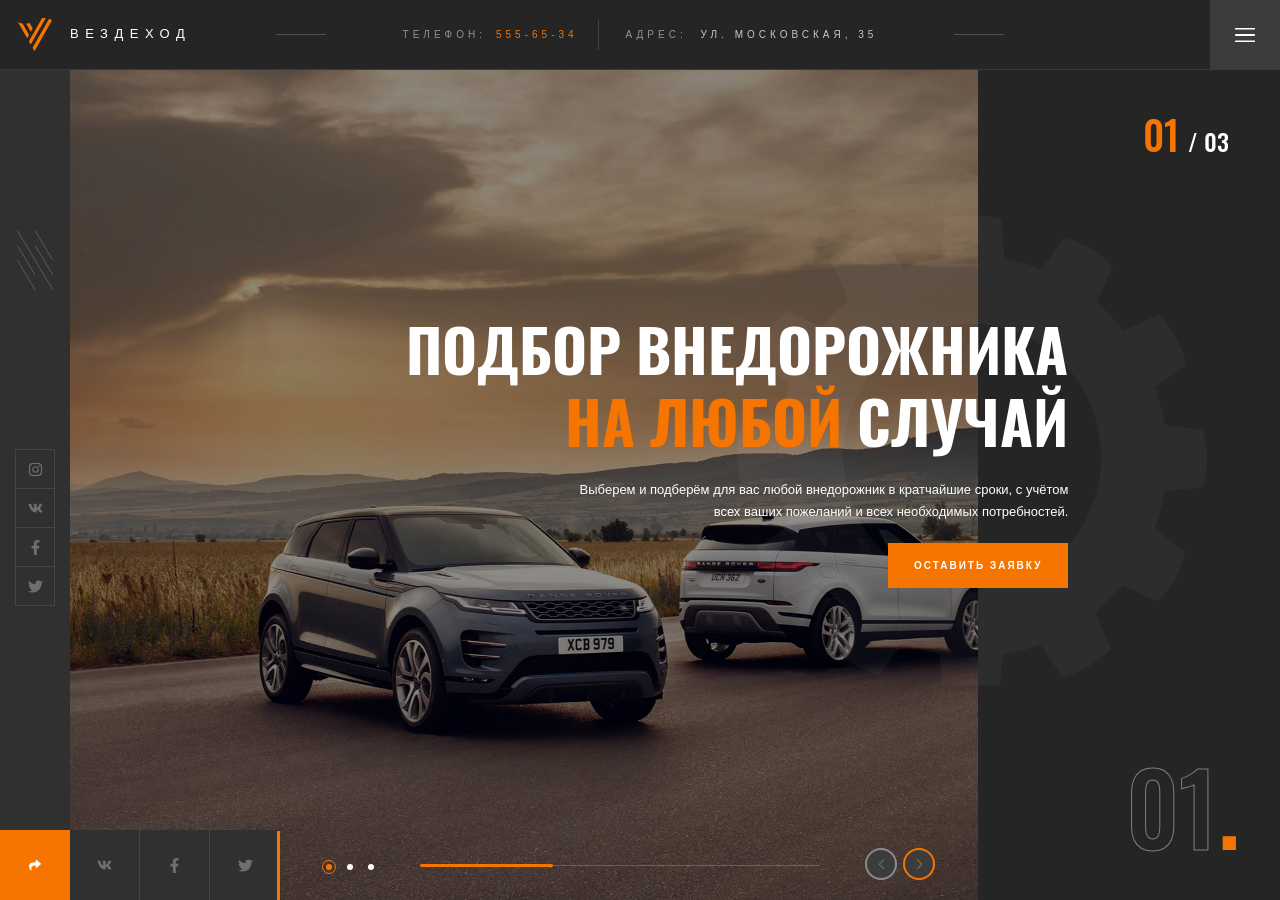
<file: coolslider/index.html>
<!DOCTYPE html>
<html>

<head>

	<meta charset="utf-8">
	<!-- <base href="/"> -->

	<title>Cool Slider</title>
	<meta name="description" content="Startup HTML template OptimizedHTML 5">

	<meta name="viewport" content="width=device-width">

	<link rel="icon" href="images/favicon.png">
	<meta property="og:image" content="images/dist/preview.jpg">
	
	<link rel="stylesheet" href="css/main.min.css">

</head>

<body>


<header class="home-header">
    <div class="top-line">
        <a href="" class="logo">
            <span class="logo__img-wrapper">
                <img src="images/dist/logo.svg" alt="Вездеход" class="logo__images">
            </span>
            <span class="logo__text">Вездеход</span>
        </a>
        <div class="top-line__decoration"></div>
        <div class="top-line__contacts">
            Телефон: <span class="top-line__number">555-65-34</span>
            <span class="top-line__separator"></span>
            <span class="top-line__address">
                Адрес: <span class="top-line__text">ул. Московская, 35</span>
            </span>
        </div>
        <div class="top-line__decoration"></div>
        <div class="menu-button-container">
            <a href="#" class="menu-button">

            </a>
        </div>
    </div>

    <div class="home-header__content">
        <aside class="home-aside">
            <div class="home-aside__decoration"></div>
            <div class="home-aside__soc">
                <div class="home-aside__soc-items">
                    <a href="#" target="_blank" class="soc-item"><img src="images/dist/soc/instagram-brands.svg" alt="Instagram"></a>
                    <a href="#" target="_blank" class="soc-item"><img src="images/dist/soc/vk-brands.svg" alt="vk"></a>
                    <a href="#" target="_blank" class="soc-item"><img src="images/dist/soc/facebook-f-brands.svg" alt="facebook"></a>
                    <a href="#" target="_blank" class="soc-item"><img src="images/dist/soc/twitter-brands.svg" alt="twitter"></a>
                </div>
            </div>
            <div class="home-aside__share-icon"></div>
        </aside>

        <div class="slider-container">

            <div class="slider-text">
                <div class="swiper-wrapper">
                    <div class="swiper-slide slider-text__slide ">
                        <div class="slider-text__content">
                            <h2 class="slider-text__heading">Подбор внедорожника <span>на любой</span> случай</h2>
                            <p class="slider-text__desc">Выберем и подберём для вас любой внедорожник в кратчайшие сроки, с учётом всех ваших пожеланий и всех необходимых потребностей.</p>
                            <button class="button slider-text__button"><span>Оставить заявку</span></button>
                        </div>
                    </div>
                    <div class="swiper-slide slider-text__slide ">
                        <div class="slider-text__content">
                            <h2 class="slider-text__heading">Подбор внедорожника <span>на любой</span> случай</h2>
                            <p class="slider-text__desc">Выберем и подберём для вас любой внедорожник в кратчайшие сроки, с учётом всех ваших пожеланий и всех необходимых потребностей.</p>
                            <button class="button slider-text__button"><span>Оставить заявку</span></button>
                        </div>
                    </div>
                    <div class="swiper-slide slider-text__slide ">
                        <div class="slider-text__content">
                            <h2 class="slider-text__heading">Подбор внедорожника <span>на любой</span> случай</h2>
                            <p class="slider-text__desc">Выберем и подберём для вас любой внедорожник в кратчайшие сроки, с учётом всех ваших пожеланий и всех необходимых потребностей.</p>
                            <button class="button slider-text__button"><span>Оставить заявку</span></button>
                        </div>
                    </div>
                </div>
            </div>
            <div class="slider-img">
                <div class="swiper-wrapper">
                    <div class="swiper-slide slider-img__slide">
                        <div class="slider-img__bg" data-swiper-parallax="20%" style="background-image: url('images/dist/slide-images/1.jpg');"></div>
                    </div>

                    <div class="swiper-slide slider-img__slide">
                        <div class="slider-img__bg" data-swiper-parallax="20%" style="background-image: url('images/dist/slide-images/2.jpg');"></div>
                    </div>

                    <div class="swiper-slide slider-img__slide">
                        <div class="slider-img__bg" data-swiper-parallax="20%" style="background-image: url('images/dist/slide-images/3.jpg');"></div>
                    </div>
                  </div>
            </div>

            <div class="slider-bottom">
                <div class="slider-share">
                    <div class="slider-share__items">
                        <a href="https://vk.com/share.php?url=https://movetonjkee.ru" target="_blank" class="soc-item slider-share__item"><img src="images/dist/soc/vk-brands.svg" alt="vk"></a>
                        <a href="https://www.facebook.com/sharer/sharer.php?u=https://movetonjkee.ru" target="_blank" class="soc-item slider-share__item"><img src="images/dist/soc/facebook-f-brands.svg" alt="facebook"></a>
                        <a href="https://twitter.com/intent/tweet?url=https://movetonjkee.ru" target="_blank" class="soc-item slider-share__item"><img src="images/dist/soc/twitter-brands.svg" alt="twitter"></a>
                    </div>
                </div>
                <div class="slider-pagination">
                    <div class="swiper-pagination"></div>
                </div>
                <div class="slider-scrollbar">
                    <div class="swiper-scrollbar"></div>
                </div>
                <div class="slider-navigation">
                    <div class="slider-navigation__container">
                        <div class="swiper-button-next"></div>
                        <div class="swiper-button-prev"></div>  
                    </div>
                </div>
            </div>

            <div class="slider-pagination-count">
                <span class="current">01</span> / <span class="total"></span>
            </div>

            <div class="slider-pagination-current"><span class="slider-pagination-current__num">01</span><span class="slider-pagination-current__dot">.</span></div>

            <div class="slider-gear"></div>
        </div>
    </div>
</header>




	<script src="js/app.min.js"></script>

</body>
</html>
</file>
<file: coolslider/css/main.min.css>
*,::after,::before{-webkit-box-sizing:border-box;box-sizing:border-box}html{font-family:sans-serif;line-height:1.15;-webkit-text-size-adjust:100%;-webkit-tap-highlight-color:transparent}article,aside,figcaption,figure,footer,header,hgroup,main,nav,section{display:block}body{margin:0;font-family:-apple-system,BlinkMacSystemFont,"Segoe UI",Roboto,"Helvetica Neue",Arial,"Noto Sans","Liberation Sans",sans-serif,"Apple Color Emoji","Segoe UI Emoji","Segoe UI Symbol","Noto Color Emoji";font-size:1rem;font-weight:400;line-height:1.5;color:#212529;text-align:left;background-color:#fff}[tabindex="-1"]:focus:not(:focus-visible){outline:0!important}hr{-webkit-box-sizing:content-box;box-sizing:content-box;height:0;overflow:visible}h1,h2,h3,h4,h5,h6{margin-top:0;margin-bottom:.5rem}p{margin-top:0;margin-bottom:1rem}abbr[data-original-title],abbr[title]{text-decoration:underline;-webkit-text-decoration:underline dotted;text-decoration:underline dotted;cursor:help;border-bottom:0;-webkit-text-decoration-skip-ink:none;text-decoration-skip-ink:none}address{margin-bottom:1rem;font-style:normal;line-height:inherit}dl,ol,ul{margin-top:0;margin-bottom:1rem}ol ol,ol ul,ul ol,ul ul{margin-bottom:0}dt{font-weight:700}dd{margin-bottom:.5rem;margin-left:0}blockquote{margin:0 0 1rem}b,strong{font-weight:bolder}small{font-size:80%}sub,sup{position:relative;font-size:75%;line-height:0;vertical-align:baseline}sub{bottom:-.25em}sup{top:-.5em}a{color:#007bff;text-decoration:none;background-color:transparent}a:hover{color:#0056b3;text-decoration:underline}a:not([href]):not([class]){color:inherit;text-decoration:none}a:not([href]):not([class]):hover{color:inherit;text-decoration:none}code,kbd,pre,samp{font-family:SFMono-Regular,Menlo,Monaco,Consolas,"Liberation Mono","Courier New",monospace;font-size:1em}pre{margin-top:0;margin-bottom:1rem;overflow:auto;-ms-overflow-style:scrollbar}figure{margin:0 0 1rem}img{vertical-align:middle;border-style:none}svg{overflow:hidden;vertical-align:middle}table{border-collapse:collapse}caption{padding-top:.75rem;padding-bottom:.75rem;color:#6c757d;text-align:left;caption-side:bottom}th{text-align:inherit;text-align:-webkit-match-parent}label{display:inline-block;margin-bottom:.5rem}button{border-radius:0}button:focus:not(:focus-visible){outline:0}button,input,optgroup,select,textarea{margin:0;font-family:inherit;font-size:inherit;line-height:inherit}button,input{overflow:visible}button,select{text-transform:none}[role=button]{cursor:pointer}select{word-wrap:normal}[type=button],[type=reset],[type=submit],button{-webkit-appearance:button}[type=button]:not(:disabled),[type=reset]:not(:disabled),[type=submit]:not(:disabled),button:not(:disabled){cursor:pointer}[type=button]::-moz-focus-inner,[type=reset]::-moz-focus-inner,[type=submit]::-moz-focus-inner,button::-moz-focus-inner{padding:0;border-style:none}input[type=checkbox],input[type=radio]{-webkit-box-sizing:border-box;box-sizing:border-box;padding:0}textarea{overflow:auto;resize:vertical}fieldset{min-width:0;padding:0;margin:0;border:0}legend{display:block;width:100%;max-width:100%;padding:0;margin-bottom:.5rem;font-size:1.5rem;line-height:inherit;color:inherit;white-space:normal}progress{vertical-align:baseline}[type=number]::-webkit-inner-spin-button,[type=number]::-webkit-outer-spin-button{height:auto}[type=search]{outline-offset:-2px;-webkit-appearance:none}[type=search]::-webkit-search-decoration{-webkit-appearance:none}::-webkit-file-upload-button{font:inherit;-webkit-appearance:button}output{display:inline-block}summary{display:list-item;cursor:pointer}template{display:none}[hidden]{display:none!important}@font-face{font-family:swiper-icons;src:url("data:application/font-woff;charset=utf-8;base64, [base64]//wADZ2x5ZgAAAywAAADMAAAD2MHtryVoZWFkAAABbAAAADAAAAA2E2+eoWhoZWEAAAGcAAAAHwAAACQC9gDzaG10eAAAAigAAAAZAAAArgJkABFsb2NhAAAC0AAAAFoAAABaFQAUGG1heHAAAAG8AAAAHwAAACAAcABAbmFtZQAAA/gAAAE5AAACXvFdBwlwb3N0AAAFNAAAAGIAAACE5s74hXjaY2BkYGAAYpf5Hu/j+W2+MnAzMYDAzaX6QjD6/4//Bxj5GA8AuRwMYGkAPywL13jaY2BkYGA88P8Agx4j+/8fQDYfA1AEBWgDAIB2BOoAeNpjYGRgYNBh4GdgYgABEMnIABJzYNADCQAACWgAsQB42mNgYfzCOIGBlYGB0YcxjYGBwR1Kf2WQZGhhYGBiYGVmgAFGBiQQkOaawtDAoMBQxXjg/wEGPcYDDA4wNUA2CCgwsAAAO4EL6gAAeNpj2M0gyAACqxgGNWBkZ2D4/wMA+xkDdgAAAHjaY2BgYGaAYBkGRgYQiAHyGMF8FgYHIM3DwMHABGQrMOgyWDLEM1T9/w8UBfEMgLzE////P/5//f/V/xv+r4eaAAeMbAxwIUYmIMHEgKYAYjUcsDAwsLKxc3BycfPw8jEQA/[base64]/uznmfPFBNODM2K7MTQ45YEAZqGP81AmGGcF3iPqOop0r1SPTaTbVkfUe4HXj97wYE+yNwWYxwWu4v1ugWHgo3S1XdZEVqWM7ET0cfnLGxWfkgR42o2PvWrDMBSFj/IHLaF0zKjRgdiVMwScNRAoWUoH78Y2icB/yIY09An6AH2Bdu/UB+yxopYshQiEvnvu0dURgDt8QeC8PDw7Fpji3fEA4z/PEJ6YOB5hKh4dj3EvXhxPqH/SKUY3rJ7srZ4FZnh1PMAtPhwP6fl2PMJMPDgeQ4rY8YT6Gzao0eAEA409DuggmTnFnOcSCiEiLMgxCiTI6Cq5DZUd3Qmp10vO0LaLTd2cjN4fOumlc7lUYbSQcZFkutRG7g6JKZKy0RmdLY680CDnEJ+UMkpFFe1RN7nxdVpXrC4aTtnaurOnYercZg2YVmLN/d/gczfEimrE/fs/bOuq29Zmn8tloORaXgZgGa78yO9/cnXm2BpaGvq25Dv9S4E9+5SIc9PqupJKhYFSSl47+Qcr1mYNAAAAeNptw0cKwkAAAMDZJA8Q7OUJvkLsPfZ6zFVERPy8qHh2YER+3i/BP83vIBLLySsoKimrqKqpa2hp6+jq6RsYGhmbmJqZSy0sraxtbO3sHRydnEMU4uR6yx7JJXveP7WrDycAAAAAAAH//wACeNpjYGRgYOABYhkgZgJCZgZNBkYGLQZtIJsFLMYAAAw3ALgAeNolizEKgDAQBCchRbC2sFER0YD6qVQiBCv/H9ezGI6Z5XBAw8CBK/m5iQQVauVbXLnOrMZv2oLdKFa8Pjuru2hJzGabmOSLzNMzvutpB3N42mNgZGBg4GKQYzBhYMxJLMlj4GBgAYow/P/PAJJhLM6sSoWKfWCAAwDAjgbRAAB42mNgYGBkAIIbCZo5IPrmUn0hGA0AO8EFTQAA") format("woff");font-weight:400;font-style:normal}:root{--swiper-theme-color:#007aff}.swiper-container{margin-left:auto;margin-right:auto;position:relative;overflow:hidden;list-style:none;padding:0;z-index:1}.swiper-container-vertical>.swiper-wrapper{-webkit-box-orient:vertical;-webkit-box-direction:normal;-ms-flex-direction:column;flex-direction:column}.swiper-wrapper{position:relative;width:100%;height:100%;z-index:1;display:-webkit-box;display:-ms-flexbox;display:flex;-webkit-transition-property:-webkit-transform;transition-property:-webkit-transform;-o-transition-property:transform;transition-property:transform;transition-property:transform,-webkit-transform;-webkit-box-sizing:content-box;box-sizing:content-box}.swiper-container-android .swiper-slide,.swiper-wrapper{-webkit-transform:translate3d(0,0,0);transform:translate3d(0,0,0)}.swiper-container-multirow>.swiper-wrapper{-ms-flex-wrap:wrap;flex-wrap:wrap}.swiper-container-multirow-column>.swiper-wrapper{-ms-flex-wrap:wrap;flex-wrap:wrap;-webkit-box-orient:vertical;-webkit-box-direction:normal;-ms-flex-direction:column;flex-direction:column}.swiper-container-free-mode>.swiper-wrapper{-webkit-transition-timing-function:ease-out;-o-transition-timing-function:ease-out;transition-timing-function:ease-out;margin:0 auto}.swiper-container-pointer-events{-ms-touch-action:pan-y;touch-action:pan-y}.swiper-container-pointer-events.swiper-container-vertical{-ms-touch-action:pan-x;touch-action:pan-x}.swiper-slide{-ms-flex-negative:0;flex-shrink:0;width:100%;height:100%;position:relative;-webkit-transition-property:-webkit-transform;transition-property:-webkit-transform;-o-transition-property:transform;transition-property:transform;transition-property:transform,-webkit-transform}.swiper-slide-invisible-blank{visibility:hidden}.swiper-container-autoheight,.swiper-container-autoheight .swiper-slide{height:auto}.swiper-container-autoheight .swiper-wrapper{-webkit-box-align:start;-ms-flex-align:start;align-items:flex-start;-webkit-transition-property:height,-webkit-transform;transition-property:height,-webkit-transform;-o-transition-property:transform,height;transition-property:transform,height;transition-property:transform,height,-webkit-transform}.swiper-container-3d{-webkit-perspective:1200px;perspective:1200px}.swiper-container-3d .swiper-cube-shadow,.swiper-container-3d .swiper-slide,.swiper-container-3d .swiper-slide-shadow-bottom,.swiper-container-3d .swiper-slide-shadow-left,.swiper-container-3d .swiper-slide-shadow-right,.swiper-container-3d .swiper-slide-shadow-top,.swiper-container-3d .swiper-wrapper{-webkit-transform-style:preserve-3d;transform-style:preserve-3d}.swiper-container-3d .swiper-slide-shadow-bottom,.swiper-container-3d .swiper-slide-shadow-left,.swiper-container-3d .swiper-slide-shadow-right,.swiper-container-3d .swiper-slide-shadow-top{position:absolute;left:0;top:0;width:100%;height:100%;pointer-events:none;z-index:10}.swiper-container-3d .swiper-slide-shadow-left{background-image:-webkit-gradient(linear,right top,left top,from(rgba(0,0,0,.5)),to(rgba(0,0,0,0)));background-image:-o-linear-gradient(right,rgba(0,0,0,.5),rgba(0,0,0,0));background-image:linear-gradient(to left,rgba(0,0,0,.5),rgba(0,0,0,0))}.swiper-container-3d .swiper-slide-shadow-right{background-image:-webkit-gradient(linear,left top,right top,from(rgba(0,0,0,.5)),to(rgba(0,0,0,0)));background-image:-o-linear-gradient(left,rgba(0,0,0,.5),rgba(0,0,0,0));background-image:linear-gradient(to right,rgba(0,0,0,.5),rgba(0,0,0,0))}.swiper-container-3d .swiper-slide-shadow-top{background-image:-webkit-gradient(linear,left bottom,left top,from(rgba(0,0,0,.5)),to(rgba(0,0,0,0)));background-image:-o-linear-gradient(bottom,rgba(0,0,0,.5),rgba(0,0,0,0));background-image:linear-gradient(to top,rgba(0,0,0,.5),rgba(0,0,0,0))}.swiper-container-3d .swiper-slide-shadow-bottom{background-image:-webkit-gradient(linear,left top,left bottom,from(rgba(0,0,0,.5)),to(rgba(0,0,0,0)));background-image:-o-linear-gradient(top,rgba(0,0,0,.5),rgba(0,0,0,0));background-image:linear-gradient(to bottom,rgba(0,0,0,.5),rgba(0,0,0,0))}.swiper-container-css-mode>.swiper-wrapper{overflow:auto;scrollbar-width:none;-ms-overflow-style:none}.swiper-container-css-mode>.swiper-wrapper::-webkit-scrollbar{display:none}.swiper-container-css-mode>.swiper-wrapper>.swiper-slide{scroll-snap-align:start start}.swiper-container-horizontal.swiper-container-css-mode>.swiper-wrapper{-webkit-scroll-snap-type:x mandatory;-ms-scroll-snap-type:x mandatory;scroll-snap-type:x mandatory}.swiper-container-vertical.swiper-container-css-mode>.swiper-wrapper{-webkit-scroll-snap-type:y mandatory;-ms-scroll-snap-type:y mandatory;scroll-snap-type:y mandatory}:root{--swiper-navigation-size:44px}.swiper-button-next,.swiper-button-prev{position:absolute;top:50%;width:calc(var(--swiper-navigation-size)/ 44 * 27);height:var(--swiper-navigation-size);margin-top:calc(-1 * var(--swiper-navigation-size)/ 2);z-index:10;cursor:pointer;display:-webkit-box;display:-ms-flexbox;display:flex;-webkit-box-align:center;-ms-flex-align:center;align-items:center;-webkit-box-pack:center;-ms-flex-pack:center;justify-content:center;color:var(--swiper-navigation-color,var(--swiper-theme-color))}.swiper-button-next.swiper-button-disabled,.swiper-button-prev.swiper-button-disabled{opacity:.35;cursor:auto;pointer-events:none}.swiper-button-next:after,.swiper-button-prev:after{font-family:swiper-icons;font-size:var(--swiper-navigation-size);text-transform:none!important;letter-spacing:0;text-transform:none;font-variant:initial;line-height:1}.swiper-button-prev,.swiper-container-rtl .swiper-button-next{left:10px;right:auto}.swiper-button-prev:after,.swiper-container-rtl .swiper-button-next:after{content:'prev'}.swiper-button-next,.swiper-container-rtl .swiper-button-prev{right:10px;left:auto}.swiper-button-next:after,.swiper-container-rtl .swiper-button-prev:after{content:'next'}.swiper-button-next.swiper-button-white,.swiper-button-prev.swiper-button-white{--swiper-navigation-color:#ffffff}.swiper-button-next.swiper-button-black,.swiper-button-prev.swiper-button-black{--swiper-navigation-color:#000000}.swiper-button-lock{display:none}.swiper-pagination{position:absolute;text-align:center;-webkit-transition:.3s opacity;-o-transition:.3s opacity;transition:.3s opacity;-webkit-transform:translate3d(0,0,0);transform:translate3d(0,0,0);z-index:10}.swiper-pagination.swiper-pagination-hidden{opacity:0}.swiper-container-horizontal>.swiper-pagination-bullets,.swiper-pagination-custom,.swiper-pagination-fraction{bottom:10px;left:0;width:100%}.swiper-pagination-bullets-dynamic{overflow:hidden;font-size:0}.swiper-pagination-bullets-dynamic .swiper-pagination-bullet{-webkit-transform:scale(.33);-ms-transform:scale(.33);transform:scale(.33);position:relative}.swiper-pagination-bullets-dynamic .swiper-pagination-bullet-active{-webkit-transform:scale(1);-ms-transform:scale(1);transform:scale(1)}.swiper-pagination-bullets-dynamic .swiper-pagination-bullet-active-main{-webkit-transform:scale(1);-ms-transform:scale(1);transform:scale(1)}.swiper-pagination-bullets-dynamic .swiper-pagination-bullet-active-prev{-webkit-transform:scale(.66);-ms-transform:scale(.66);transform:scale(.66)}.swiper-pagination-bullets-dynamic .swiper-pagination-bullet-active-prev-prev{-webkit-transform:scale(.33);-ms-transform:scale(.33);transform:scale(.33)}.swiper-pagination-bullets-dynamic .swiper-pagination-bullet-active-next{-webkit-transform:scale(.66);-ms-transform:scale(.66);transform:scale(.66)}.swiper-pagination-bullets-dynamic .swiper-pagination-bullet-active-next-next{-webkit-transform:scale(.33);-ms-transform:scale(.33);transform:scale(.33)}.swiper-pagination-bullet{width:8px;height:8px;display:inline-block;border-radius:50%;background:#000;opacity:.2}button.swiper-pagination-bullet{border:none;margin:0;padding:0;-webkit-box-shadow:none;box-shadow:none;-webkit-appearance:none;-moz-appearance:none;appearance:none}.swiper-pagination-clickable .swiper-pagination-bullet{cursor:pointer}.swiper-pagination-bullet-active{opacity:1;background:var(--swiper-pagination-color,var(--swiper-theme-color))}.swiper-container-vertical>.swiper-pagination-bullets{right:10px;top:50%;-webkit-transform:translate3d(0,-50%,0);transform:translate3d(0,-50%,0)}.swiper-container-vertical>.swiper-pagination-bullets .swiper-pagination-bullet{margin:6px 0;display:block}.swiper-container-vertical>.swiper-pagination-bullets.swiper-pagination-bullets-dynamic{top:50%;-webkit-transform:translateY(-50%);-ms-transform:translateY(-50%);transform:translateY(-50%);width:8px}.swiper-container-vertical>.swiper-pagination-bullets.swiper-pagination-bullets-dynamic .swiper-pagination-bullet{display:inline-block;-webkit-transition:.2s top,.2s -webkit-transform;transition:.2s top,.2s -webkit-transform;-o-transition:.2s transform,.2s top;transition:.2s transform,.2s top;transition:.2s transform,.2s top,.2s -webkit-transform}.swiper-container-horizontal>.swiper-pagination-bullets .swiper-pagination-bullet{margin:0 4px}.swiper-container-horizontal>.swiper-pagination-bullets.swiper-pagination-bullets-dynamic{left:50%;-webkit-transform:translateX(-50%);-ms-transform:translateX(-50%);transform:translateX(-50%);white-space:nowrap}.swiper-container-horizontal>.swiper-pagination-bullets.swiper-pagination-bullets-dynamic .swiper-pagination-bullet{-webkit-transition:.2s left,.2s -webkit-transform;transition:.2s left,.2s -webkit-transform;-o-transition:.2s transform,.2s left;transition:.2s transform,.2s left;transition:.2s transform,.2s left,.2s -webkit-transform}.swiper-container-horizontal.swiper-container-rtl>.swiper-pagination-bullets-dynamic .swiper-pagination-bullet{-webkit-transition:.2s right,.2s -webkit-transform;transition:.2s right,.2s -webkit-transform;-o-transition:.2s transform,.2s right;transition:.2s transform,.2s right;transition:.2s transform,.2s right,.2s -webkit-transform}.swiper-pagination-progressbar{background:rgba(0,0,0,.25);position:absolute}.swiper-pagination-progressbar .swiper-pagination-progressbar-fill{background:var(--swiper-pagination-color,var(--swiper-theme-color));position:absolute;left:0;top:0;width:100%;height:100%;-webkit-transform:scale(0);-ms-transform:scale(0);transform:scale(0);-webkit-transform-origin:left top;-ms-transform-origin:left top;transform-origin:left top}.swiper-container-rtl .swiper-pagination-progressbar .swiper-pagination-progressbar-fill{-webkit-transform-origin:right top;-ms-transform-origin:right top;transform-origin:right top}.swiper-container-horizontal>.swiper-pagination-progressbar,.swiper-container-vertical>.swiper-pagination-progressbar.swiper-pagination-progressbar-opposite{width:100%;height:4px;left:0;top:0}.swiper-container-horizontal>.swiper-pagination-progressbar.swiper-pagination-progressbar-opposite,.swiper-container-vertical>.swiper-pagination-progressbar{width:4px;height:100%;left:0;top:0}.swiper-pagination-white{--swiper-pagination-color:#ffffff}.swiper-pagination-black{--swiper-pagination-color:#000000}.swiper-pagination-lock{display:none}.swiper-scrollbar{border-radius:10px;position:relative;-ms-touch-action:none;background:rgba(0,0,0,.1)}.swiper-container-horizontal>.swiper-scrollbar{position:absolute;left:1%;bottom:3px;z-index:50;height:5px;width:98%}.swiper-container-vertical>.swiper-scrollbar{position:absolute;right:3px;top:1%;z-index:50;width:5px;height:98%}.swiper-scrollbar-drag{height:100%;width:100%;position:relative;background:rgba(0,0,0,.5);border-radius:10px;left:0;top:0}.swiper-scrollbar-cursor-drag{cursor:move}.swiper-scrollbar-lock{display:none}.swiper-zoom-container{width:100%;height:100%;display:-webkit-box;display:-ms-flexbox;display:flex;-webkit-box-pack:center;-ms-flex-pack:center;justify-content:center;-webkit-box-align:center;-ms-flex-align:center;align-items:center;text-align:center}.swiper-zoom-container>canvas,.swiper-zoom-container>img,.swiper-zoom-container>svg{max-width:100%;max-height:100%;-o-object-fit:contain;object-fit:contain}.swiper-slide-zoomed{cursor:move}.swiper-lazy-preloader{width:42px;height:42px;position:absolute;left:50%;top:50%;margin-left:-21px;margin-top:-21px;z-index:10;-webkit-transform-origin:50%;-ms-transform-origin:50%;transform-origin:50%;-webkit-animation:swiper-preloader-spin 1s infinite linear;animation:swiper-preloader-spin 1s infinite linear;-webkit-box-sizing:border-box;box-sizing:border-box;border:4px solid var(--swiper-preloader-color,var(--swiper-theme-color));border-radius:50%;border-top-color:transparent}.swiper-lazy-preloader-white{--swiper-preloader-color:#fff}.swiper-lazy-preloader-black{--swiper-preloader-color:#000}@-webkit-keyframes swiper-preloader-spin{100%{-webkit-transform:rotate(360deg);transform:rotate(360deg)}}@keyframes swiper-preloader-spin{100%{-webkit-transform:rotate(360deg);transform:rotate(360deg)}}.swiper-container .swiper-notification{position:absolute;left:0;top:0;pointer-events:none;opacity:0;z-index:-1000}.swiper-container-fade.swiper-container-free-mode .swiper-slide{-webkit-transition-timing-function:ease-out;-o-transition-timing-function:ease-out;transition-timing-function:ease-out}.swiper-container-fade .swiper-slide{pointer-events:none;-webkit-transition-property:opacity;-o-transition-property:opacity;transition-property:opacity}.swiper-container-fade .swiper-slide .swiper-slide{pointer-events:none}.swiper-container-fade .swiper-slide-active,.swiper-container-fade .swiper-slide-active .swiper-slide-active{pointer-events:auto}.swiper-container-cube{overflow:visible}.swiper-container-cube .swiper-slide{pointer-events:none;-webkit-backface-visibility:hidden;backface-visibility:hidden;z-index:1;visibility:hidden;-webkit-transform-origin:0 0;-ms-transform-origin:0 0;transform-origin:0 0;width:100%;height:100%}.swiper-container-cube .swiper-slide .swiper-slide{pointer-events:none}.swiper-container-cube.swiper-container-rtl .swiper-slide{-webkit-transform-origin:100% 0;-ms-transform-origin:100% 0;transform-origin:100% 0}.swiper-container-cube .swiper-slide-active,.swiper-container-cube .swiper-slide-active .swiper-slide-active{pointer-events:auto}.swiper-container-cube .swiper-slide-active,.swiper-container-cube .swiper-slide-next,.swiper-container-cube .swiper-slide-next+.swiper-slide,.swiper-container-cube .swiper-slide-prev{pointer-events:auto;visibility:visible}.swiper-container-cube .swiper-slide-shadow-bottom,.swiper-container-cube .swiper-slide-shadow-left,.swiper-container-cube .swiper-slide-shadow-right,.swiper-container-cube .swiper-slide-shadow-top{z-index:0;-webkit-backface-visibility:hidden;backface-visibility:hidden}.swiper-container-cube .swiper-cube-shadow{position:absolute;left:0;bottom:0;width:100%;height:100%;opacity:.6;z-index:0}.swiper-container-cube .swiper-cube-shadow:before{content:'';background:#000;position:absolute;left:0;top:0;bottom:0;right:0;-webkit-filter:blur(50px);filter:blur(50px)}.swiper-container-flip{overflow:visible}.swiper-container-flip .swiper-slide{pointer-events:none;-webkit-backface-visibility:hidden;backface-visibility:hidden;z-index:1}.swiper-container-flip .swiper-slide .swiper-slide{pointer-events:none}.swiper-container-flip .swiper-slide-active,.swiper-container-flip .swiper-slide-active .swiper-slide-active{pointer-events:auto}.swiper-container-flip .swiper-slide-shadow-bottom,.swiper-container-flip .swiper-slide-shadow-left,.swiper-container-flip .swiper-slide-shadow-right,.swiper-container-flip .swiper-slide-shadow-top{z-index:0;-webkit-backface-visibility:hidden;backface-visibility:hidden}@font-face{font-family:oswald-vh;font-style:normal;font-weight:700;src:url(../fonts/oswaldbold-webfont.woff2) format("woff2")}@font-face{font-family:oswald-vh;font-style:normal;font-weight:500;src:url(../fonts/oswaldmedium-webfont.woff2) format("woff2")}@font-face{font-family:raleway-vh;font-style:normal;font-weight:800;src:url(../fonts/ralewayextrabold-webfont.woff2) format("woff2")}@font-face{font-family:raleway-vh;font-style:normal;font-weight:500;src:url(../fonts/ralewaymedium-webfont.woff2) format("woff2")}@font-face{font-family:raleway-vh;font-style:normal;font-weight:400;src:url(../fonts/ralewayregular-webfont.woff2) format("woff2")}@font-face{font-family:raleway-vh;font-style:normal;font-weight:600;src:url(../fonts/ralewaysemibold-webfont.woff2) format("woff2")}@font-face{font-family:"roboto: vh";font-style:normal;font-weight:500;src:url(../fonts/robotomedium-webfont.woff2) format("woff2")}::-webkit-input-placeholder{color:#666}::-moz-placeholder{color:#666}:-ms-input-placeholder{color:#666}::-ms-input-placeholder{color:#666}::placeholder{color:#666}::-moz-selection{background-color:#f57500;color:#fff}::selection{background-color:#f57500;color:#fff}input,textarea{outline:0}input:focus:required:invalid,textarea:focus:required:invalid{border-color:red}input:required:valid,textarea:required:valid{border-color:green}body{font-family:releway-vh,sans-serif;font-size:16px;line-height:1.7;color:#333;min-width:320px;position:relative;overflow-x:hidden}.button{display:inline-block;background-color:#f57500;color:#fff;font-size:10px;letter-spacing:2px;text-transform:uppercase;border:none;position:relative;padding:14px 26px;font-weight:800}.button::before{content:'';position:absolute;width:0%;height:100%;background-color:#303030;top:0;left:0;-webkit-transition:width .5s ease-out;-o-transition:width .5s ease-out;transition:width .5s ease-out}.button:focus::before,.button:hover::before{width:100%}.button span{position:relative;z-index:2}body,html{height:100%}.home-header{background-color:#252525;height:100%;color:#fff;padding-top:70px}.top-line{position:absolute;width:100%;height:70px;top:0;border-bottom:1px solid rgba(255,255,255,.1);z-index:10;background-color:#252525;display:-webkit-box;display:-ms-flexbox;display:flex;-webkit-box-align:center;-ms-flex-align:center;align-items:center}.top-line__decoration{-webkit-box-flex:1;-ms-flex:1 0 0px;flex:1 0 0;text-align:center}.top-line__decoration::before{content:'';height:1px;width:50px;background-color:#fff;display:inline-block;opacity:.2;position:relative;top:-5px}.top-line__contacts{text-transform:uppercase;font-size:10px;font-weight:500;letter-spacing:.4em;color:rgba(255,255,255,.5);display:-webkit-box;display:-ms-flexbox;display:flex;-webkit-box-align:center;-ms-flex-align:center;align-items:center}.top-line__number{color:#f57500;padding-left:10px}.top-line__separator{width:1px;height:30px;background-color:rgba(255,255,255,.15);margin:0 20px}.top-line__address,.top-line__text{font-family:roboto-vh,sans-serif;margin-left:7px}.top-line__address a,.top-line__text a{color:#f57500}.top-line__text{color:rgba(255,255,255,.75)}.logo{-webkit-box-flex:0;-ms-flex:0 0 200px;flex:0 0 200px;display:-webkit-box;display:-ms-flexbox;display:flex;-webkit-box-align:center;-ms-flex-align:center;align-items:center;color:#fff;text-transform:uppercase;font-size:13px;font-weight:500;letter-spacing:.5em}.logo:focus,.logo:hover{color:#fff;text-decoration:none}.logo__img-wrapper{width:70px;height:70px;display:-webkit-box;display:-ms-flexbox;display:flex;-webkit-box-align:center;-ms-flex-align:center;align-items:center;-webkit-box-pack:center;-ms-flex-pack:center;justify-content:center}.menu-button-container{text-align:right;-webkit-box-flex:0;-ms-flex:0 0 200px;flex:0 0 200px;height:70px}.menu-button{position:absolute;width:70px;height:70px;top:0;right:0;background-color:#3c3c3c;background-image:url(../images/dist/bars-solid.svg);background-repeat:no-repeat;background-position:center;-webkit-transition:background .25s ease-out;-o-transition:background .25s ease-out;transition:background .25s ease-out}.menu-button:hover{background-color:#f57500}.home-header__content{height:100%}.home-aside{background-color:#303030;width:70px;height:100%;position:absolute;top:0;padding-top:70px;display:-webkit-box;display:-ms-flexbox;display:flex;-webkit-box-orient:vertical;-webkit-box-direction:normal;-ms-flex-direction:column;flex-direction:column;-webkit-box-align:center;-ms-flex-align:center;align-items:center;-webkit-box-pack:center;-ms-flex-pack:center;justify-content:center;z-index:5}.home-aside__decoration{-webkit-box-flex:1;-ms-flex:1 0 0px;flex:1 0 0;background-image:url(../images/dist/decoration.svg);width:100%;background-repeat:no-repeat;background-position:center}.home-aside__soc{-webkit-box-flex:1;-ms-flex:1 0 0px;flex:1 0 0}.soc-item{width:40px;height:40px;display:-webkit-box;display:-ms-flexbox;display:flex;-webkit-box-pack:center;-ms-flex-pack:center;justify-content:center;-webkit-box-align:center;-ms-flex-align:center;align-items:center;border:1px solid rgba(255,255,255,.1);margin-top:-1px;border-bottom:1px solid transparent;-webkit-transition:background .5s ease-out;-o-transition:background .5s ease-out;transition:background .5s ease-out}.soc-item:last-child{border-bottom:1px solid rgba(255,255,255,.1)}.soc-item img{width:15px;height:auto;max-height:15px;opacity:.3;-webkit-transition:opacity .5s ease-out;-o-transition:opacity .5s ease-out;transition:opacity .5s ease-out}.soc-item:hover{background-color:#f57500}.soc-item:hover img{opacity:1}.home-aside__share-icon{background-color:#f57500;width:70px;-webkit-box-flex:0;-ms-flex:0 0 70px;flex:0 0 70px;background-image:url(../images/dist/share-solid.svg);background-size:12px;background-repeat:no-repeat;background-position:center}.slider-container{padding-left:70px;width:100%;height:100%;overflow:hidden;position:relative}.slider-bottom{position:absolute;bottom:0;height:70px;display:-webkit-box;display:-ms-flexbox;display:flex;-webkit-box-align:center;-ms-flex-align:center;align-items:center;left:70px;z-index:5;width:calc(75% - 70px)}.slider-share{-webkit-box-flex:0;-ms-flex:0 1 auto;flex:0 1 auto}.slider-navigation__container{max-width:70px;position:relative;margin:0 auto}.slider-navigation{-webkit-box-flex:0;-ms-flex:0 0 140px;flex:0 0 140px;position:relative;left:10px}.slider-navigation .swiper-button-next,.slider-navigation .swiper-button-prev{width:32px;height:32px;color:#f57500;background-color:#3c3c3c;border-radius:100%;border:2px solid #f57500;top:5px}.slider-navigation .swiper-button-next:after,.slider-navigation .swiper-button-prev:after{font-size:10px}.slider-navigation .swiper-button-next.swiper-button-disabled,.slider-navigation .swiper-button-prev.swiper-button-disabled{opacity:1;color:#8a8a8a;border-color:#8a8a8a}.slider-navigation .swiper-button-prev{left:0}.slider-navigation .swiper-button-next{right:0}.slider-share__items{display:-webkit-box;display:-ms-flexbox;display:flex;position:relative;bottom:-.5px}.slider-share__item{width:70px;height:70px;border:none;background-color:#303030;border-right:1px solid rgba(255,255,255,.1)}.slider-share__item:last-child{border:none}.slider-share__item:last-child::after{content:'';position:absolute;top:0;right:0;width:3px;height:100%;background-color:#f57500}.slider-img{height:100%;width:75%;overflow:hidden;position:relative}.slider-img::before{content:'';position:absolute;width:100%;height:100%;background-color:rgba(0,0,0,.45);z-index:2}.slider-img__slide{height:100%;overflow:hidden}.slider-img__bg{height:100%;background-position:center;background-size:cover}.slider-text{position:absolute;z-index:3;width:100%;height:calc(100% - 70px)}.slider-text__slide{display:-webkit-box;display:-ms-flexbox;display:flex;-webkit-box-pack:center;-ms-flex-pack:center;justify-content:center;-webkit-box-orient:vertical;-webkit-box-direction:normal;-ms-flex-direction:column;flex-direction:column}.slider-text__content{text-align:right;padding-right:22%;display:-webkit-box;display:-ms-flexbox;display:flex;-webkit-box-orient:vertical;-webkit-box-direction:normal;-ms-flex-direction:column;flex-direction:column;-webkit-box-align:end;-ms-flex-align:end;align-items:flex-end}.slider-text__heading{text-transform:uppercase;font-size:60px;line-height:120%;font-family:oswald-vh,sans-serif;max-width:780px;float:right}.slider-text__heading span{color:#f57500;white-space:nowrap}.slider-text__desc{float:right;max-width:500px;font-size:13px;font-weight:500;margin-top:15px;margin-bottom:20px;clear:both}.slider-text__button{float:right;clear:both}.slider-pagination{-webkit-box-flex:0;-ms-flex:0 0 140px;flex:0 0 140px;display:-webkit-box;display:-ms-flexbox;display:flex;-webkit-box-pack:center;-ms-flex-pack:center;justify-content:center;-webkit-box-align:center;-ms-flex-align:center;align-items:center;height:70px}.slider-pagination .swiper-pagination-bullet{width:6px;height:6px;opacity:1;background-color:#fff;margin:0 7.5px}.slider-pagination .swiper-pagination-bullet-active{background-color:#f57500;position:relative}.slider-pagination .swiper-pagination-bullet-active:before{content:'';position:absolute;width:14px;height:14px;border:1px solid #f57500;border-radius:100%;left:-4px;top:-4px}.slider-scrollbar{-webkit-box-flex:1;-ms-flex:1 0 0px;flex:1 0 0}.slider-scrollbar .swiper-scrollbar{height:1px;background-color:rgba(255,255,255,.2)}.slider-scrollbar .swiper-scrollbar-drag{height:3px;background-color:#f57500;top:-1px;cursor:pointer}.slider-gear{width:470px;height:470px;position:absolute;background-image:url(../images/dist/gear.svg);background-size:cover;background-position:center;top:50%;right:calc(24.1% - 235px);margin-top:-270px;z-index:2}.slider-pagination-count{position:absolute;right:20px;top:30px;z-index:100;width:120px;height:80px;font-family:oswald-vh,sans-serif;font-weight:500;font-size:24px}.slider-pagination-count .current{font-size:40px;color:#f57500;display:inline-block;min-width:42px;text-align:center}.slider-pagination-current{right:40px;bottom:10px;position:absolute;font-size:100px;font-family:oswald-vh,sans-serif;color:#252525;-webkit-text-stroke:1px #7f7f7f}.slider-pagination-current__dot{color:#f57500;-webkit-text-stroke:transparent}
</file>
